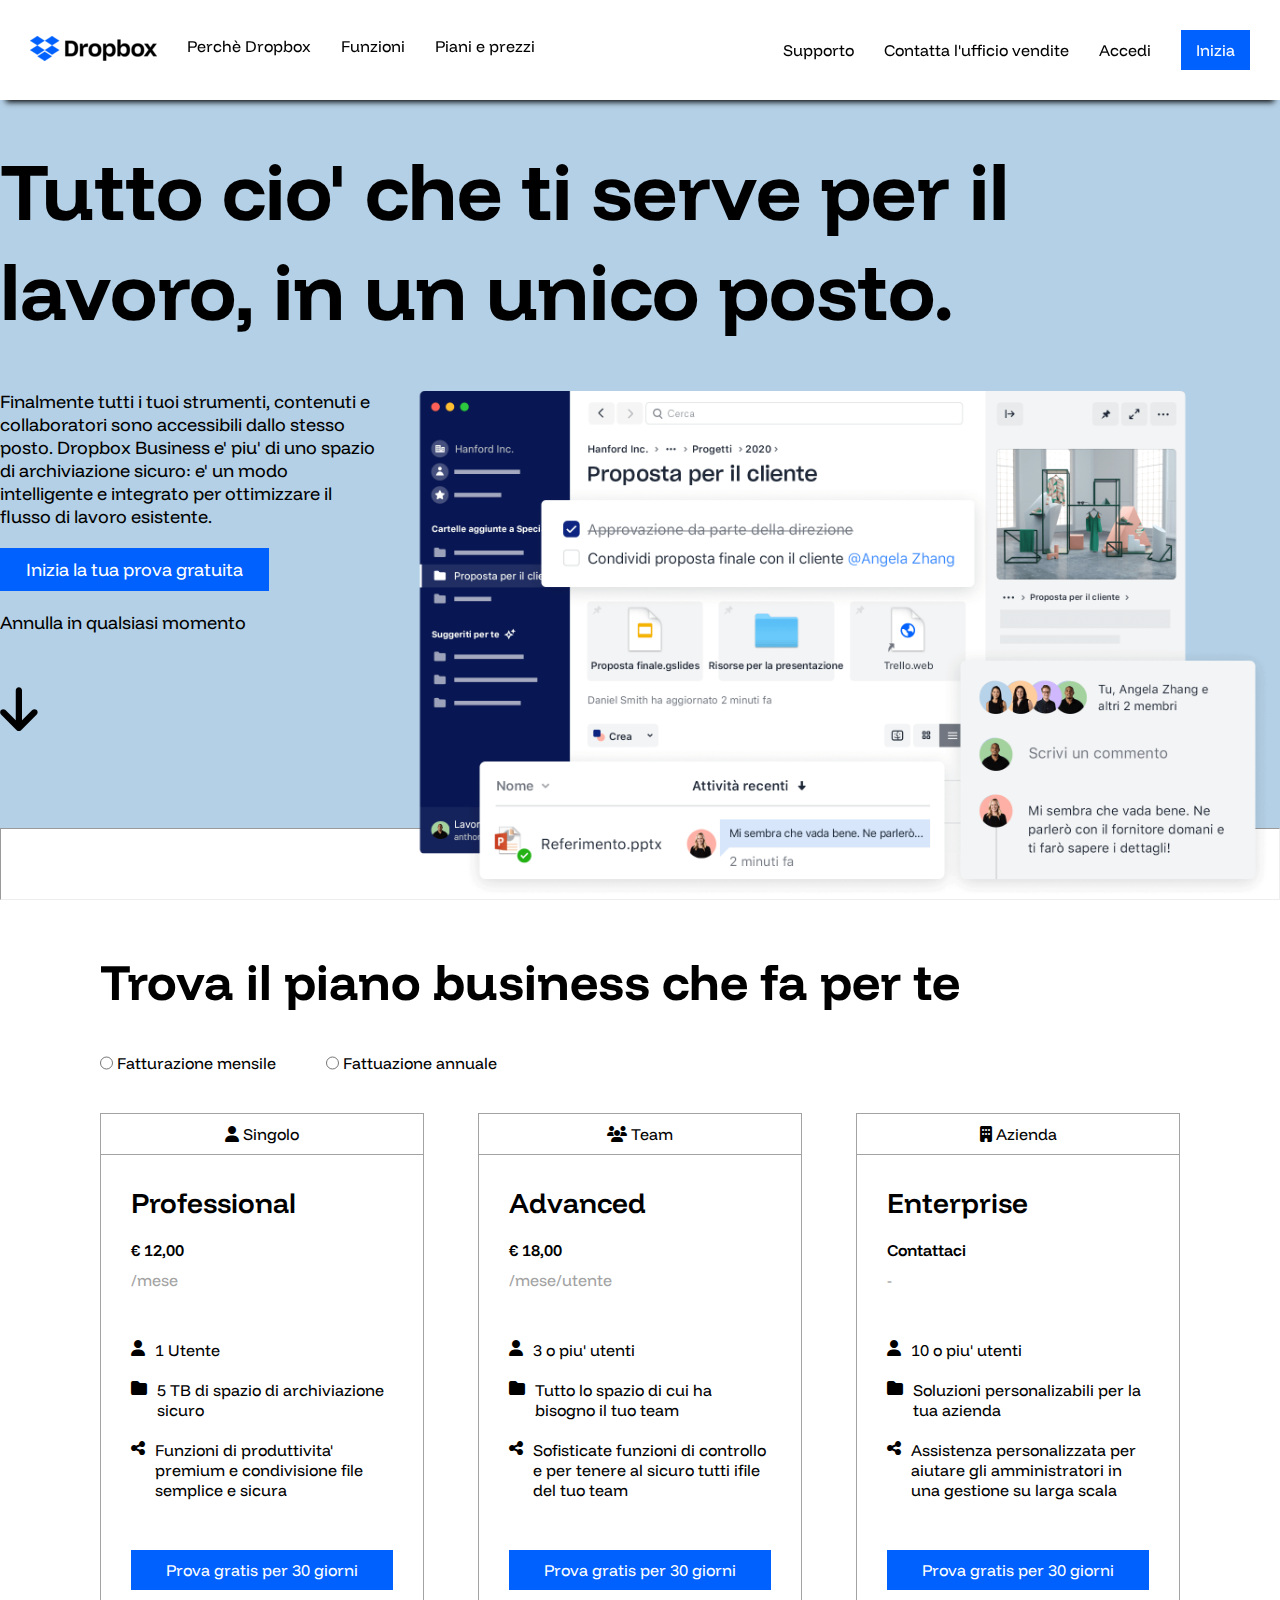
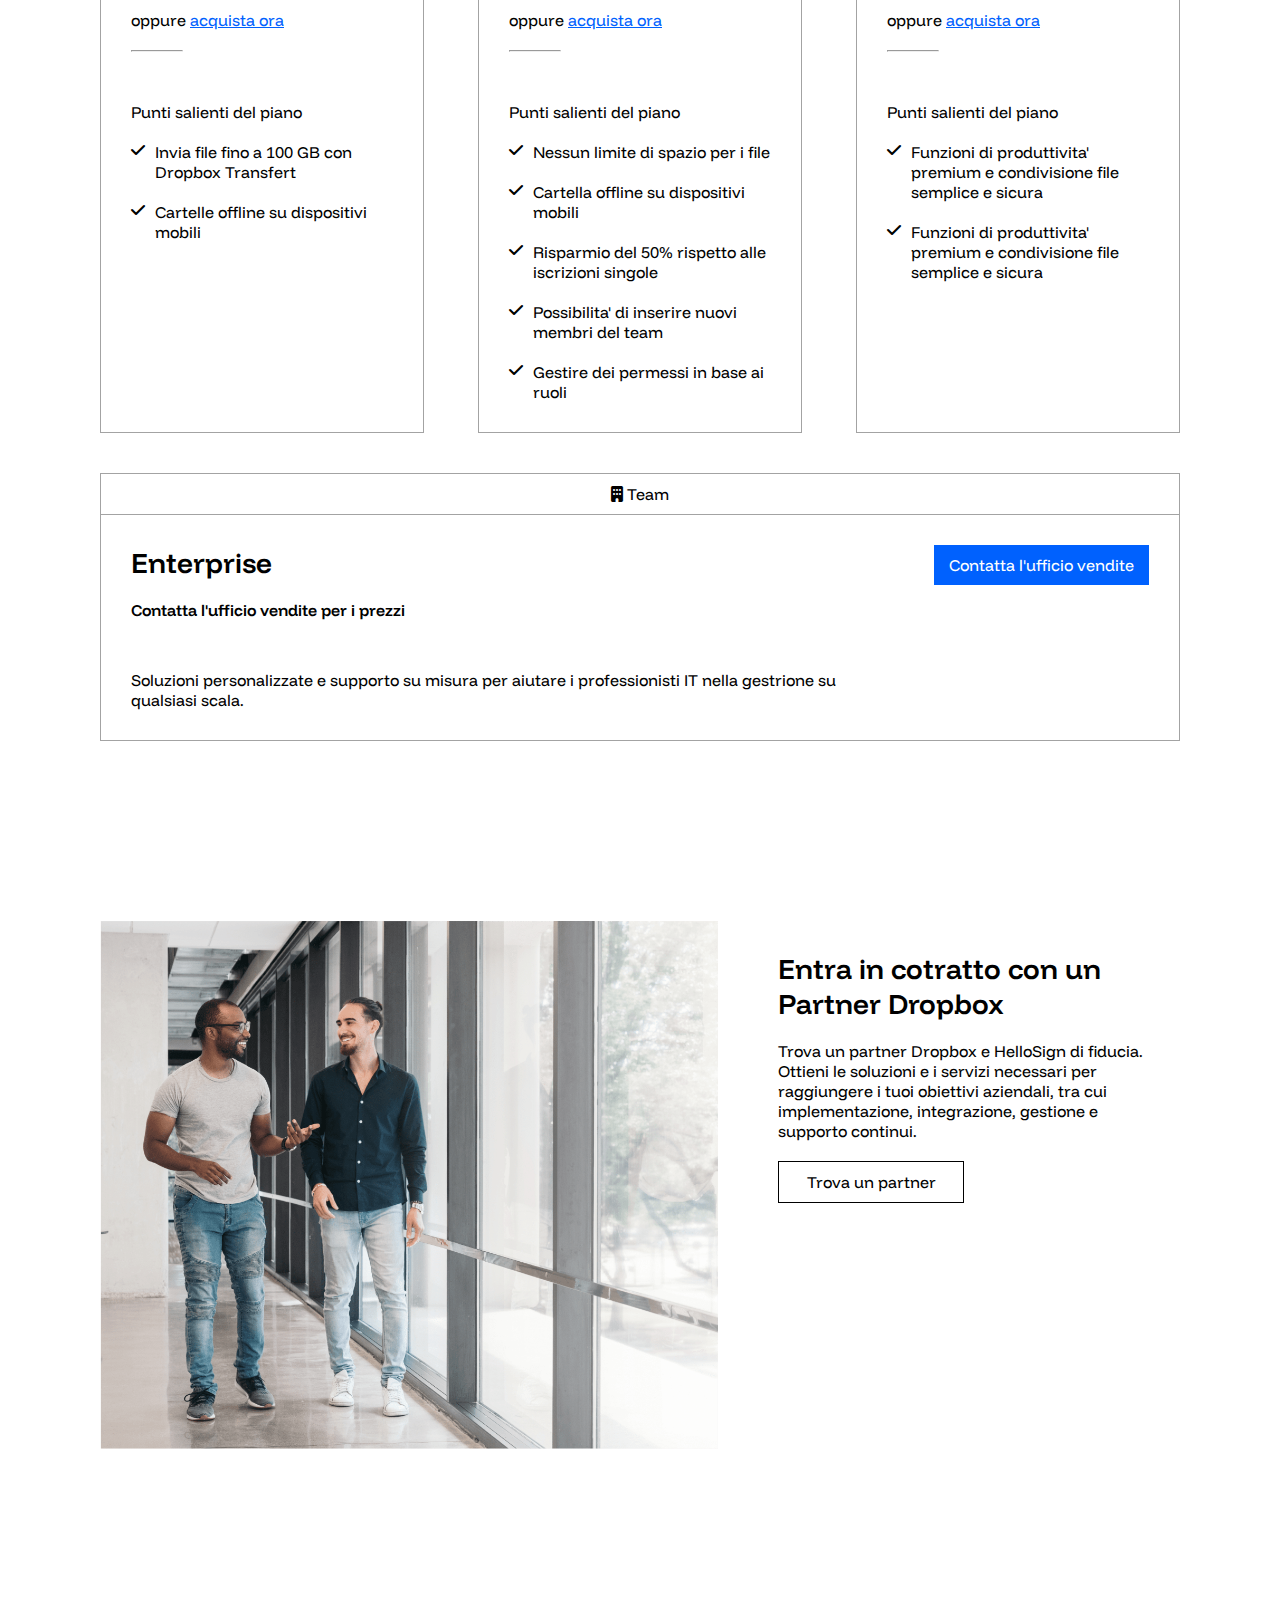
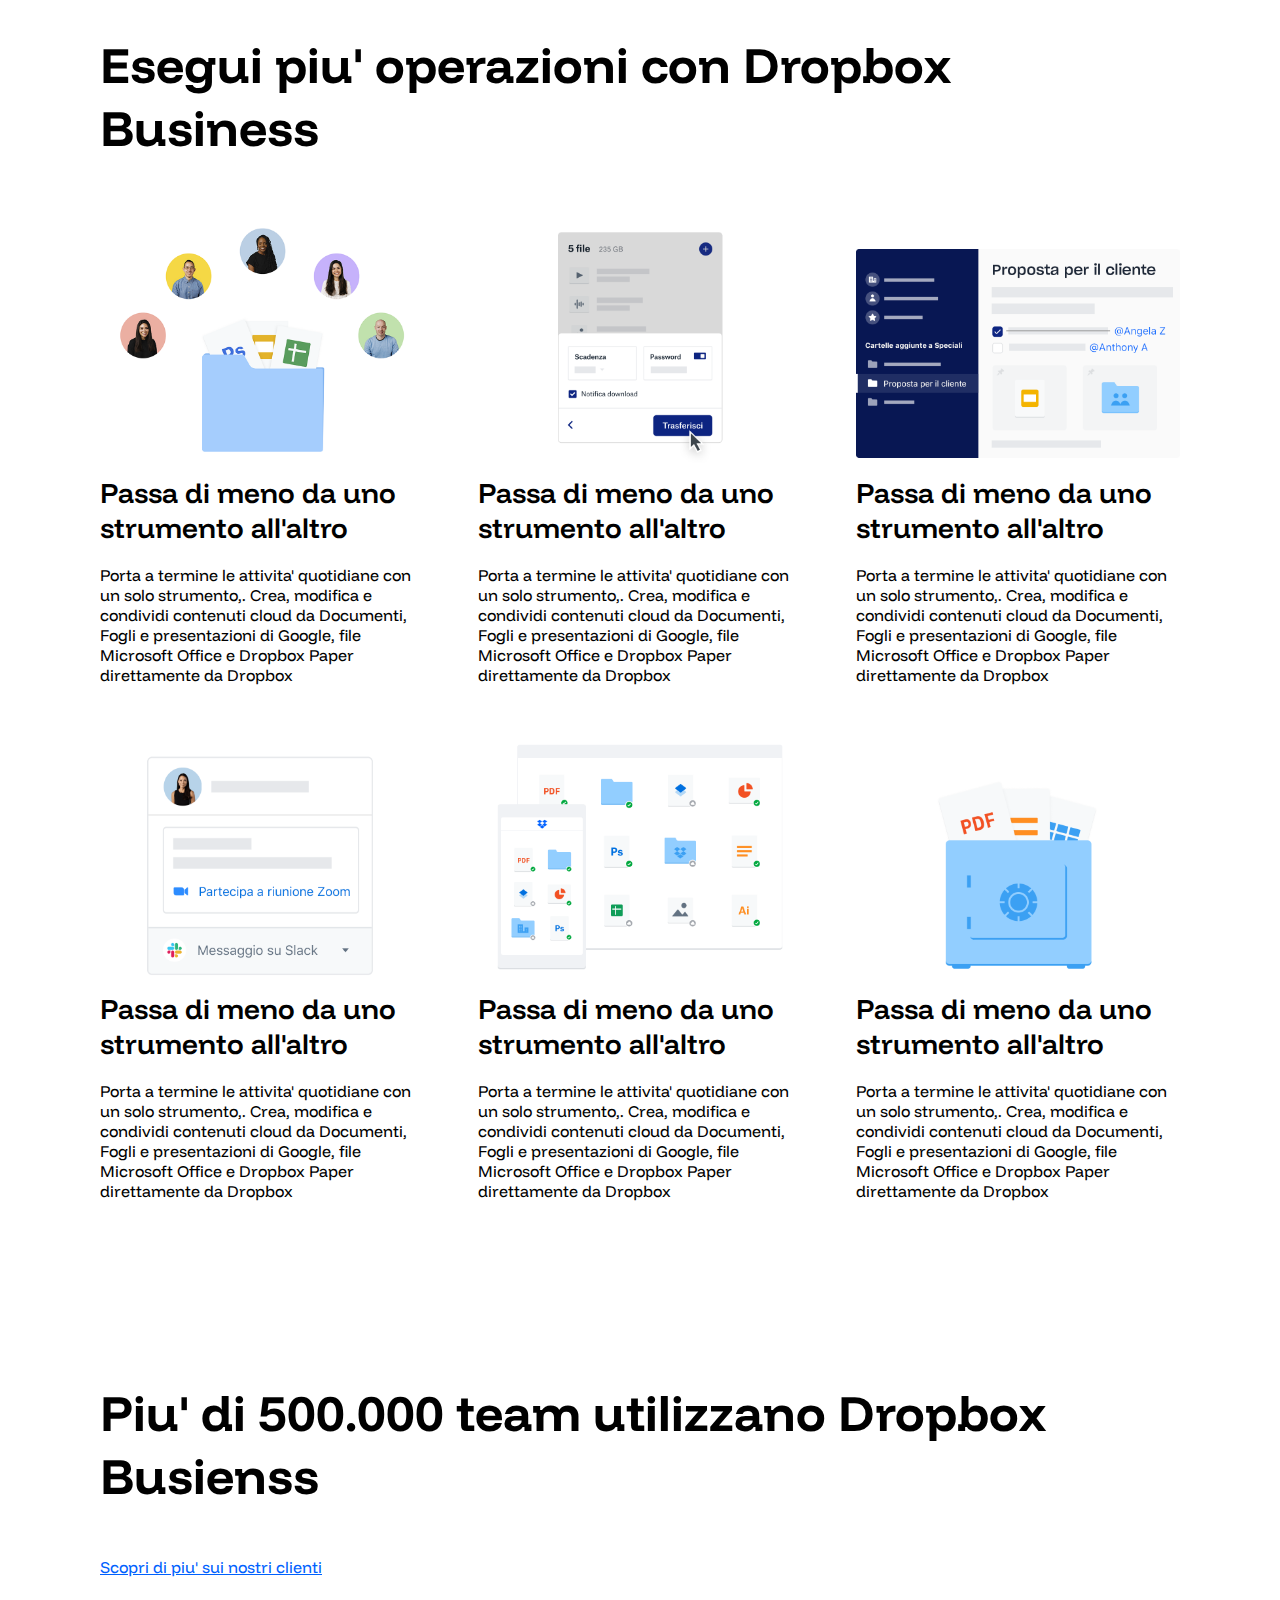
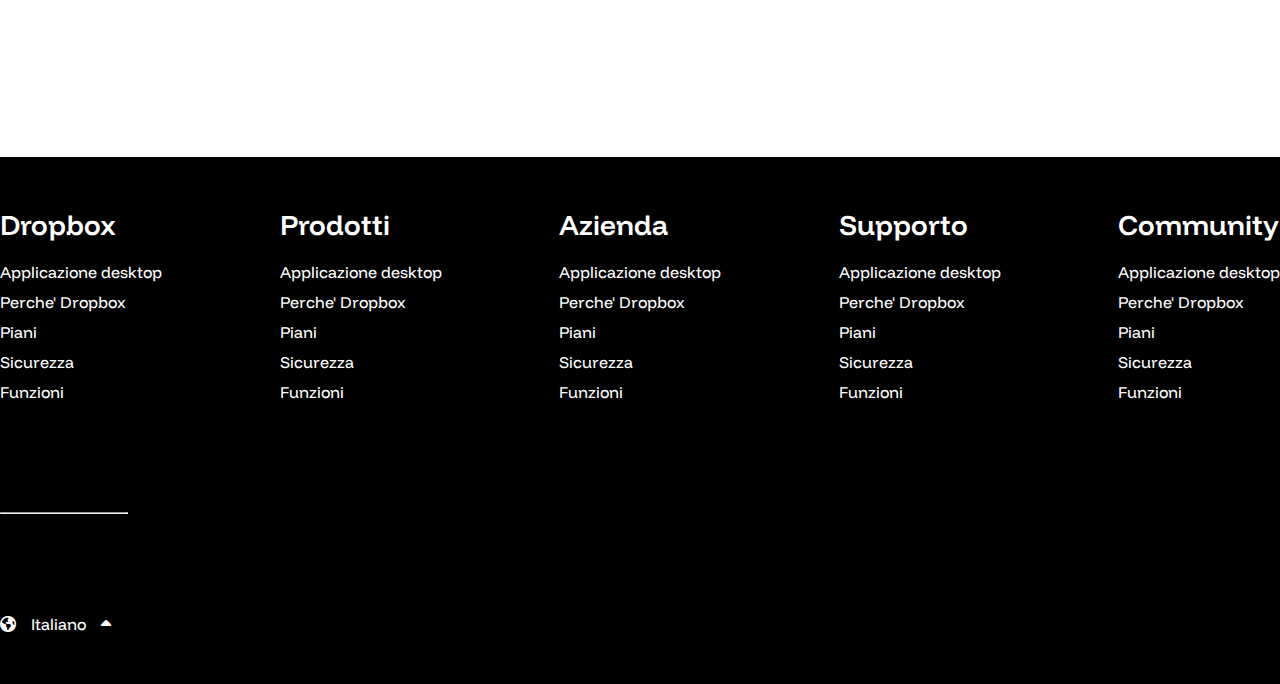
<file: index.html>
<!DOCTYPE html>
<html lang="en">
<head>
    <meta charset="UTF-8">
    <meta name="viewport" content="width=device-width, initial-scale=1.0">
    <title>Dropbox</title>
    <!-- Font Awesome -->
    <link rel="stylesheet" href="https://cdnjs.cloudflare.com/ajax/libs/font-awesome/6.7.2/css/all.min.css" integrity="sha512-Evv84Mr4kqVGRNSgIGL/F/aIDqQb7xQ2vcrdIwxfjThSH8CSR7PBEakCr51Ck+w+/U6swU2Im1vVX0SVk9ABhg==" crossorigin="anonymous" referrerpolicy="no-referrer" />
    
    <!-- Link to CSS file -->
    <link rel="stylesheet" href="./css/style.css">
    
    <!-- Google Fonts -->
    <link rel="preconnect" href="https://fonts.googleapis.com">
    <link rel="preconnect" href="https://fonts.gstatic.com" crossorigin>
    <link href="https://fonts.googleapis.com/css2?family=Funnel+Display:wght@300..800&display=swap" rel="stylesheet">

</head>
<body>
    <header>
        <div class="navbar d-flex space-between p-30 align-center shadow-bottom fixed z-index1 widthfull bg-white">
            <div class="col-50">
                <ul class="d-flex gap-c30">
                    <li><a href="#"><img src="./img/logo-small.png" alt="" class="logo"></a></li>
                    <li><a href="#">Perchè Dropbox</a></li>
                    <li><a href="#">Funzioni</a></li>
                    <li><a href="#">Piani e prezzi</a></li>
                </ul>
            </div>
            <div class="col-50">
                <ul class="d-flex gap-c30 baseline">
                    <li><a href="#">Supporto</a></li>
                    <li><a href="#">Contatta l'ufficio vendite</a></li>
                    <li><a href="#">Accedi</a></li>
                    <li><a href="#"><div class="btn btn-blue">Inizia</div></a></li>
                </ul>
            </div>
        </div>
    </header>
    <main>
        <div class="bg-lightblue">
            <div class="container pt-70">
                <div class="full-col jumbo relative top-70">
                    <div class="jumbo-title mb-50">
                        <h1>Tutto cio' che ti serve per il lavoro, in un unico posto.</h1>
                    </div>
                    <div class="jubo-body d-flex ">
                        <div class="col-30 font-size-18">
                            <p class="mb-20">Finalmente tutti i tuoi strumenti, contenuti e collaboratori sono accessibili dallo stesso posto. Dropbox Business e' piu' di uno spazio di archiviazione sicuro: e' un modo intelligente e integrato per ottimizzare il flusso di lavoro esistente.</p>
                            <div class="btn btn-blue col-70 mb-20"> <a href="#">Inizia la tua prova gratuita</a></div>
                            <p class="mb-50">Annulla in qualsiasi momento</p>
                            <div>
                                <i class="fa-solid fa-arrow-down font-size-50"></i>
                            </div>
                        </div>
                        <div class="col-70 ">
                            <img src="./img/jumbo.png" alt="" class="">
                        </div>
                    </div>
                </div>
            </div>
        </div>
        <hr class="pt-70 mb-50">
        <div class="container-sm">
            <div id="plans" class="d-flex flex-column gap-r40">
                <h2 class="font-size-50">Trova il piano business che fa per te</h2>
                <div class="col-50 d-flex">
                    <input type="radio"><div class="mr-50">&nbsp;Fatturazione mensile</div>
                    <input type="radio">&nbsp;Fattuazione annuale
                </div> 
                <div class="plans-cards d-flex space-between gap-c30">
                    <div class="card col-30 flex-1 card-border">
                        <div class="card-title text-center py-10 card-border-bottom">
                            <i class="fa-solid fa-user"></i> Singolo</div>
                        <div class="card-body p-30">
                            <div class="plan-type font-size-28 font-weight-600 mb-20">Professional</div>
                            <div class="plan-price font-weight-600 mb-10">&euro; 12,00</div>
                            <div class="plan-frequency text-grey mb-50">/mese</div>
                            <div class="plan-details">
                                <div class="detail-row d-flex gap-c10 mb-20">
                                    <i class="fa-solid fa-user"></i>
                                    <div class="detail-text">
                                        1 Utente
                                    </div>
                                </div>
                                <div class="detail-row d-flex gap-c10 mb-20">
                                    <i class="fa-solid fa-folder"></i>
                                    <div class="detail-text">
                                        5 TB di spazio di archiviazione sicuro
                                    </div>
                                </div>
                                <div class="detail-row d-flex gap-c10 mb-50">
                                    <i class="fa-solid fa-share-nodes"></i>
                                    <div class="detail-text">
                                        Funzioni di produttivita' premium e condivisione file semplice e sicura
                                    </div>
                                </div>
                            </div>
                            <div class="btn btn-blue mb-20">
                                <a href="">Prova gratis per 30 giorni</a>
                            </div>
                            <div class="text-link mb-20">
                                oppure <a href="">acquista ora</a>
                            </div>
                            <hr class="mb-50">
                            <div class="plan-fleatures">
                                <div class="feature-title mb-20">Punti salienti del piano</div>
                                <div class="feature-row d-flex gap-c10 mb-20">
                                    <i class="fa-solid fa-check"></i>
                                    <div class="feature-text">
                                        Invia file fino a 100 GB con Dropbox Transfert
                                    </div>
                                </div>
                                <div class="feature-row d-flex gap-c10">
                                    <i class="fa-solid fa-check"></i>
                                    <div class="feature-text">
                                        Cartelle offline su dispositivi mobili
                                    </div>
                                </div>
                            </div>
                        </div>
                    </div>
                    <div class="card col-30 flex-1 card-border">
                        <div class="card-title text-center py-10 card-border-bottom">
                            <i class="fa-solid fa-users"></i> Team</div>
                        <div class="card-body p-30">
                            <div class="plan-type font-size-28 font-weight-600 mb-20">Advanced</div>
                            <div class="plan-price font-weight-600 mb-10">&euro; 18,00</div>
                            <div class="plan-frequency text-grey mb-50">/mese/utente</div>
                            <div class="plan-details">
                                <div class="detail-row d-flex gap-c10 mb-20">
                                    <i class="fa-solid fa-user"></i>
                                    <div class="detail-text">
                                        3 o piu' utenti
                                    </div>
                                </div>
                                <div class="detail-row d-flex gap-c10 mb-20">
                                    <i class="fa-solid fa-folder"></i>
                                    <div class="detail-text">
                                        Tutto lo spazio di cui ha bisogno il tuo team
                                    </div>
                                </div>
                                <div class="detail-row d-flex gap-c10 mb-50">
                                    <i class="fa-solid fa-share-nodes"></i>
                                    <div class="detail-text">
                                        Sofisticate funzioni di controllo e per tenere al sicuro tutti ifile del tuo team
                                    </div>
                                </div>
                            </div>
                            <div class="btn btn-blue mb-20">
                                <a href="">Prova gratis per 30 giorni</a>
                            </div>
                            <div class="text-link mb-20">
                                oppure <a href="">acquista ora</a>
                            </div>
                            <hr class="mb-50">
                            <div class="plan-fleatures">
                                <div class="feature-title mb-20">Punti salienti del piano</div>
                                <div class="feature-row d-flex gap-c10 mb-20">
                                    <i class="fa-solid fa-check"></i>
                                    <div class="feature-text">
                                        Nessun limite di spazio per i file
                                    </div>
                                </div>
                                <div class="feature-row d-flex gap-c10 mb-20">
                                    <i class="fa-solid fa-check"></i>
                                    <div class="feature-text">
                                        Cartella offline su dispositivi mobili
                                    </div>
                                </div>
                                <div class="feature-row d-flex gap-c10 mb-20">
                                    <i class="fa-solid fa-check"></i>
                                    <div class="feature-text">
                                        Risparmio del 50% rispetto alle iscrizioni singole
                                    </div>
                                </div>
                                <div class="feature-row d-flex gap-c10 mb-20">
                                    <i class="fa-solid fa-check"></i>
                                    <div class="feature-text">
                                        Possibilita' di inserire nuovi membri del team
                                    </div>
                                </div>
                                <div class="feature-row d-flex gap-c10">
                                    <i class="fa-solid fa-check"></i>
                                    <div class="feature-text">
                                        Gestire dei permessi in base ai ruoli
                                    </div>
                                </div>
                            </div>
                        </div>
                    </div>
                    <div class="card col-30 flex-1 card-border">
                        <div class="card-title text-center py-10 card-border-bottom">
                            <i class="fa-solid fa-building"></i> Azienda</div>
                        <div class="card-body p-30">
                            <div class="plan-type font-size-28 font-weight-600 mb-20">Enterprise</div>
                            <div class="plan-price font-weight-600 mb-10">Contattaci</div>
                            <div class="plan-frequency text-grey mb-50">-</div>
                            <div class="plan-details">
                                <div class="detail-row d-flex gap-c10 mb-20">
                                    <i class="fa-solid fa-user"></i>
                                    <div class="detail-text">
                                        10 o piu' utenti
                                    </div>
                                </div>
                                <div class="detail-row d-flex gap-c10 mb-20">
                                    <i class="fa-solid fa-folder"></i>
                                    <div class="detail-text">
                                        Soluzioni personalizabili per la tua azienda
                                    </div>
                                </div>
                                <div class="detail-row d-flex gap-c10 mb-50">
                                    <i class="fa-solid fa-share-nodes"></i>
                                    <div class="detail-text">
                                        Assistenza personalizzata per aiutare gli amministratori in una gestione su larga scala
                                    </div>
                                </div>
                            </div>
                            <div class="btn btn-blue mb-20">
                                <a href="">Prova gratis per 30 giorni</a>
                            </div>
                            <div class="text-link mb-20">
                                oppure <a href="">acquista ora</a>
                            </div>
                            <hr class="mb-50">
                            <div class="plan-fleatures">
                                <div class="feature-title mb-20">Punti salienti del piano</div>
                                <div class="feature-row d-flex gap-c10 mb-20">
                                    <i class="fa-solid fa-check"></i>
                                    <div class="feature-text">
                                        Funzioni di produttivita' premium e condivisione file semplice e sicura
                                    </div>
                                </div>
                                <div class="feature-row d-flex gap-c10">
                                    <i class="fa-solid fa-check"></i>
                                    <div class="feature-text">
                                        Funzioni di produttivita' premium e condivisione file semplice e sicura
                                    </div>
                                </div>
                            </div>
                        </div>
                    </div>
                </div>
                <div class="full-col card-border">
                    <div class="card-title text-center py-10 card-border-bottom">
                        <i class="fa-solid fa-building"></i> Team
                    </div>
                    <div class="card-body p-30 d-flex space-between">
                        <div class="col-70">
                            <div class="plan-type font-size-28 font-weight-600 mb-20">
                                Enterprise</div>
                            <div class="plan-price font-weight-600 mb-50">
                                Contatta l'ufficio vendite per i prezzi</div>
                            <div>
                                Soluzioni personalizzate e supporto su misura per aiutare i professionisti IT nella gestrione su qualsiasi scala.
                            </div>
                        </div>
                        <div class="col-30">
                            <div class="btn btn-blue">Contatta l'ufficio vendite</div>
                        </div>
                    </div>
                    
                </div>
            </div>
            <div id="find-partner" class="my-180 d-flex space-between gap-c30">
                <div class="col-60">
                    <img src="./img/partner.png" alt="">
                </div>
                <div class="col-40 p-30">
                    <div class="find-partner-title font-size-28 font-weight-600 mb-20">Entra in cotratto con un Partner Dropbox</div>
                    <div class="find-partner-text mb-20">Trova un partner Dropbox e HelloSign di fiducia. Ottieni le soluzioni e i servizi necessari per raggiungere i tuoi obiettivi aziendali, tra cui implementazione, integrazione, gestione e supporto continui.</div>
                    <div class="col-50">
                        <div class="btn btn-white"><a href="">Trova un partner</a></div>
                    </div>
                </div>
            </div>
            <div id="operations" class="">
                <h2 class="font-size-50 mb-50">Esegui piu' operazioni con Dropbox Business</h2>


                <div class="business-cards d-flex flex-wrap space-between gap-r40">
                    <!-- CARD Start -->
                    <div class="business-card col-30 ">
                        <img src="./img/business-feature-switching-tools.png" alt="">
                        <div class="business-title font-size-28 font-weight-600 mb-20">Passa di meno da uno strumento all'altro</div>
                        <div class="business-description">Porta a termine le attivita' quotidiane con un solo strumento,. Crea, modifica e condividi contenuti cloud da Documenti, Fogli e presentazioni di Google, file Microsoft Office e Dropbox Paper direttamente da Dropbox</div>
                        <div class="business-image"></div>
                    </div>                
                    <!-- CARD End -->
                    <!-- CARD Start -->
                    <div class="business-card col-30 ">
                        <img src="./img/business-feature-send-files-it.png" alt="">
                        <div class="business-title font-size-28 font-weight-600 mb-20">Passa di meno da uno strumento all'altro</div>
                        <div class="business-description">Porta a termine le attivita' quotidiane con un solo strumento,. Crea, modifica e condividi contenuti cloud da Documenti, Fogli e presentazioni di Google, file Microsoft Office e Dropbox Paper direttamente da Dropbox</div>
                        <div class="business-image"></div>
                    </div>                
                    <!-- CARD End -->
                    <!-- CARD Start -->
                    <div class="business-card col-30 ">
                        <img src="./img/business-feature-coordinate-it.png" alt="">
                        <div class="business-title font-size-28 font-weight-600 mb-20">Passa di meno da uno strumento all'altro</div>
                        <div class="business-description">Porta a termine le attivita' quotidiane con un solo strumento,. Crea, modifica e condividi contenuti cloud da Documenti, Fogli e presentazioni di Google, file Microsoft Office e Dropbox Paper direttamente da Dropbox</div>
                        <div class="business-image"></div>
                    </div>                
                    <!-- CARD End -->
                    <!-- CARD Start -->
                    <div class="business-card col-30 ">
                        <img src="./img/business-feature-integrations-it.png" alt="">
                        <div class="business-title font-size-28 font-weight-600 mb-20">Passa di meno da uno strumento all'altro</div>
                        <div class="business-description">Porta a termine le attivita' quotidiane con un solo strumento,. Crea, modifica e condividi contenuti cloud da Documenti, Fogli e presentazioni di Google, file Microsoft Office e Dropbox Paper direttamente da Dropbox</div>
                        <div class="business-image"></div>
                    </div>                
                    <!-- CARD End -->
                    <!-- CARD Start -->
                    <div class="business-card col-30 ">
                        <img src="./img/business-feature-multi-device.png" alt="">
                        <div class="business-title font-size-28 font-weight-600 mb-20">Passa di meno da uno strumento all'altro</div>
                        <div class="business-description">Porta a termine le attivita' quotidiane con un solo strumento,. Crea, modifica e condividi contenuti cloud da Documenti, Fogli e presentazioni di Google, file Microsoft Office e Dropbox Paper direttamente da Dropbox</div>
                        <div class="business-image"></div>
                    </div>                
                    <!-- CARD End -->
                    <!-- CARD Start -->
                    <div class="business-card col-30 ">
                        <img src="./img/business-feature-security.png" alt="">
                        <div class="business-title font-size-28 font-weight-600 mb-20">Passa di meno da uno strumento all'altro</div>
                        <div class="business-description">Porta a termine le attivita' quotidiane con un solo strumento,. Crea, modifica e condividi contenuti cloud da Documenti, Fogli e presentazioni di Google, file Microsoft Office e Dropbox Paper direttamente da Dropbox</div>
                        <div class="business-image"></div>
                    </div>                
                    <!-- CARD End -->
                </div>
            </div>
            <div id="discover-more" class="my-180">
                <h2 class="font-size-50 mb-50">Piu' di 500.000 team utilizzano Dropbox Busienss</h2>
                <div class="text-link">
                    <a href="">Scopri di piu' sui nostri clienti</a>
                </div>
            </div>
        </div>
    </main>
    <footer>
        <div class="bg-black">
            <div class="container text-white py-50  ">
                <div class="footer-menus d-flex space-between">
                    <div class="col-20 ">
                        <div class="font-size-28 font-weight-600 mb-20">Dropbox</div>
                        <ul>
                            <li class="mb-10">Applicazione desktop</li>
                            <li class="mb-10">Perche' Dropbox</li>
                            <li class="mb-10">Piani</li>
                            <li class="mb-10">Sicurezza</li>
                            <li class="mb-10">Funzioni</li>
                        </ul>
                    </div>
                    <div class="col-20 ">
                        <div class="font-size-28 font-weight-600 mb-20">Prodotti</div>
                        <ul>
                            <li class="mb-10">Applicazione desktop</li>
                            <li class="mb-10">Perche' Dropbox</li>
                            <li class="mb-10">Piani</li>
                            <li class="mb-10">Sicurezza</li>
                            <li class="mb-10">Funzioni</li>
                        </ul>
                    </div>
                    <div class="col-20 ">
                        <div class="font-size-28 font-weight-600 mb-20">Azienda</div>
                        <ul>
                            <li class="mb-10">Applicazione desktop</li>
                            <li class="mb-10">Perche' Dropbox</li>
                            <li class="mb-10">Piani</li>
                            <li class="mb-10">Sicurezza</li>
                            <li class="mb-10">Funzioni</li>
                        </ul>
                    </div>
                    <div class="col-20 ">
                        <div class="font-size-28 font-weight-600 mb-20">Supporto</div>
                        <ul>
                            <li class="mb-10">Applicazione desktop</li>
                            <li class="mb-10">Perche' Dropbox</li>
                            <li class="mb-10">Piani</li>
                            <li class="mb-10">Sicurezza</li>
                            <li class="mb-10">Funzioni</li>
                        </ul>
                    </div>
                    <div class="col-20 ">
                        <div class="font-size-28 font-weight-600 mb-20">Community</div>
                        <ul>
                            <li class="mb-10">Applicazione desktop</li>
                            <li class="mb-10">Perche' Dropbox</li>
                            <li class="mb-10">Piani</li>
                            <li class="mb-10">Sicurezza</li>
                            <li class="mb-10">Funzioni</li>
                        </ul>
                    </div>
                </div>
                <hr class="my-100">
                <div class="language d-flex align-center">
                    <i class="fa-solid fa-earth-americas mr-15"></i>
                    <div class="lang-name mr-15">Italiano</div>
                    <i class="fas fa-caret-up"></i>
                </div>
            </div>
        </div>    
    </footer>
</body>
</html>
</file>
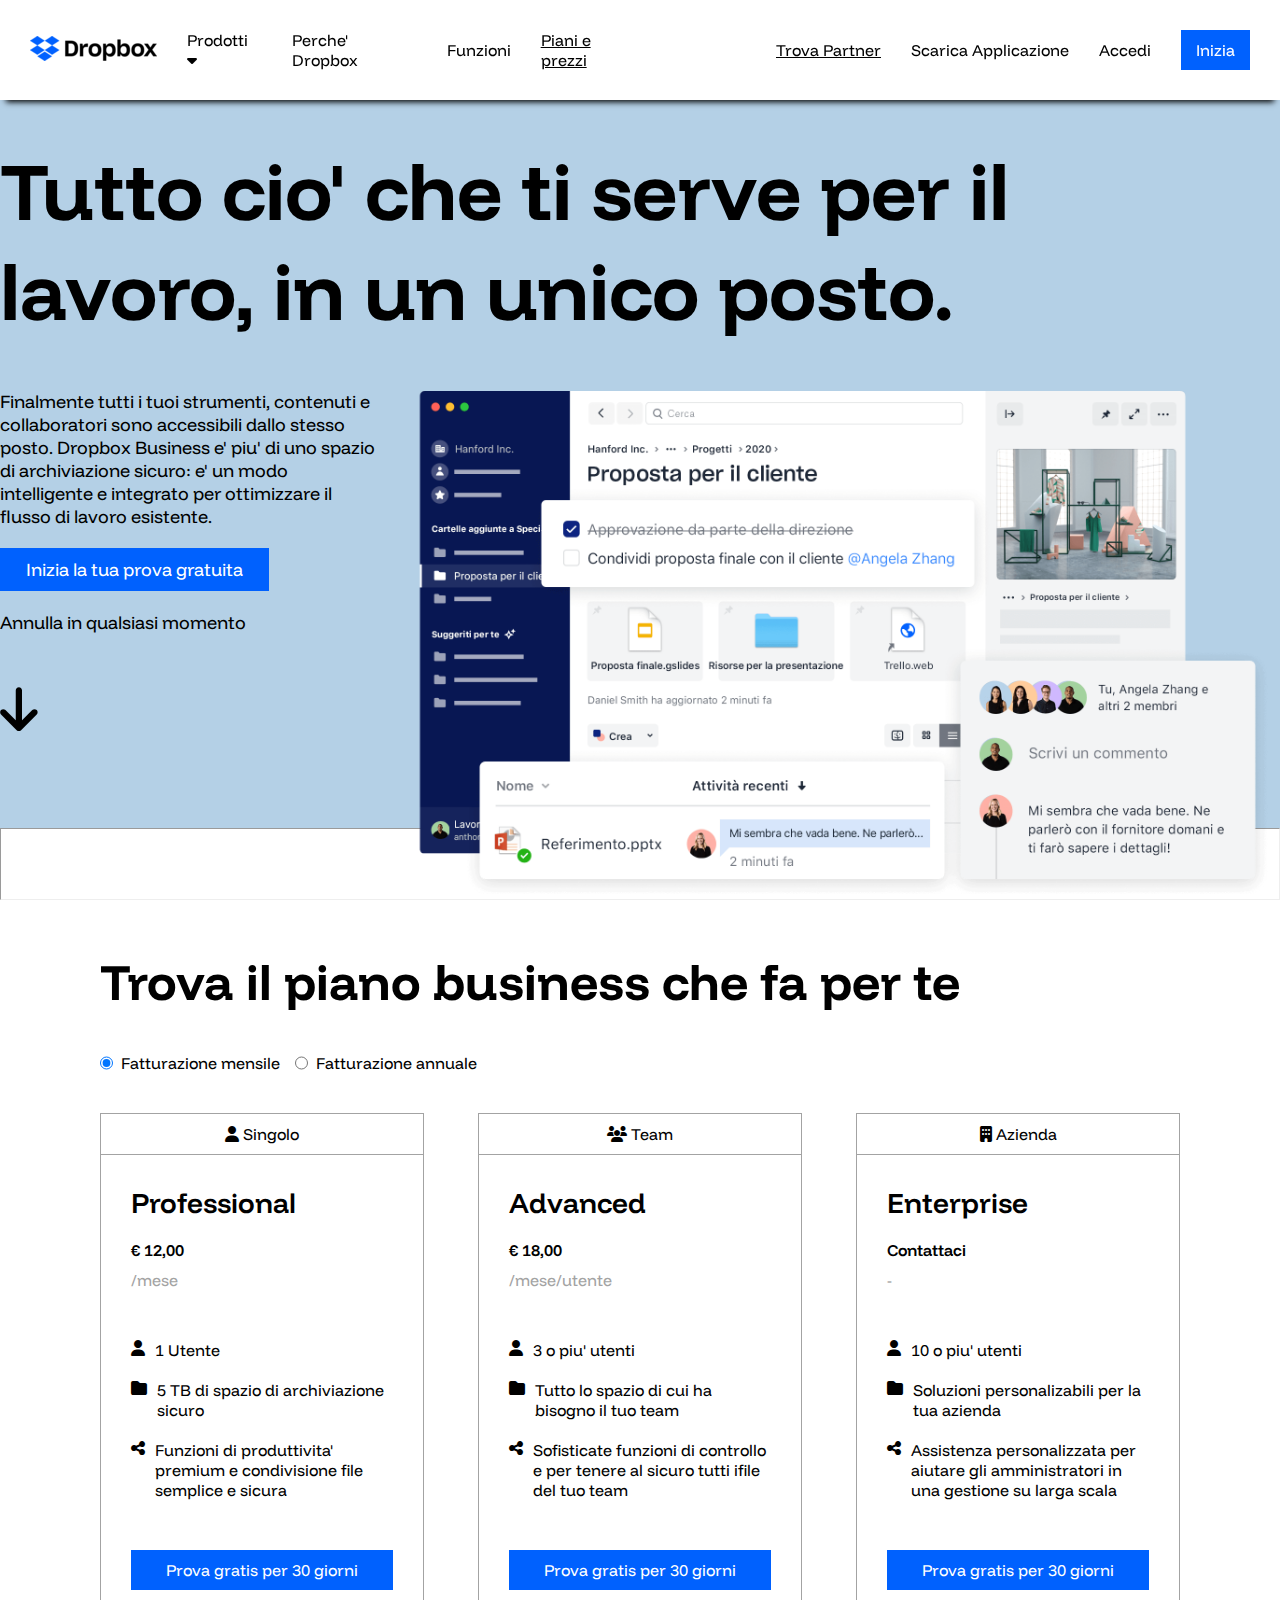
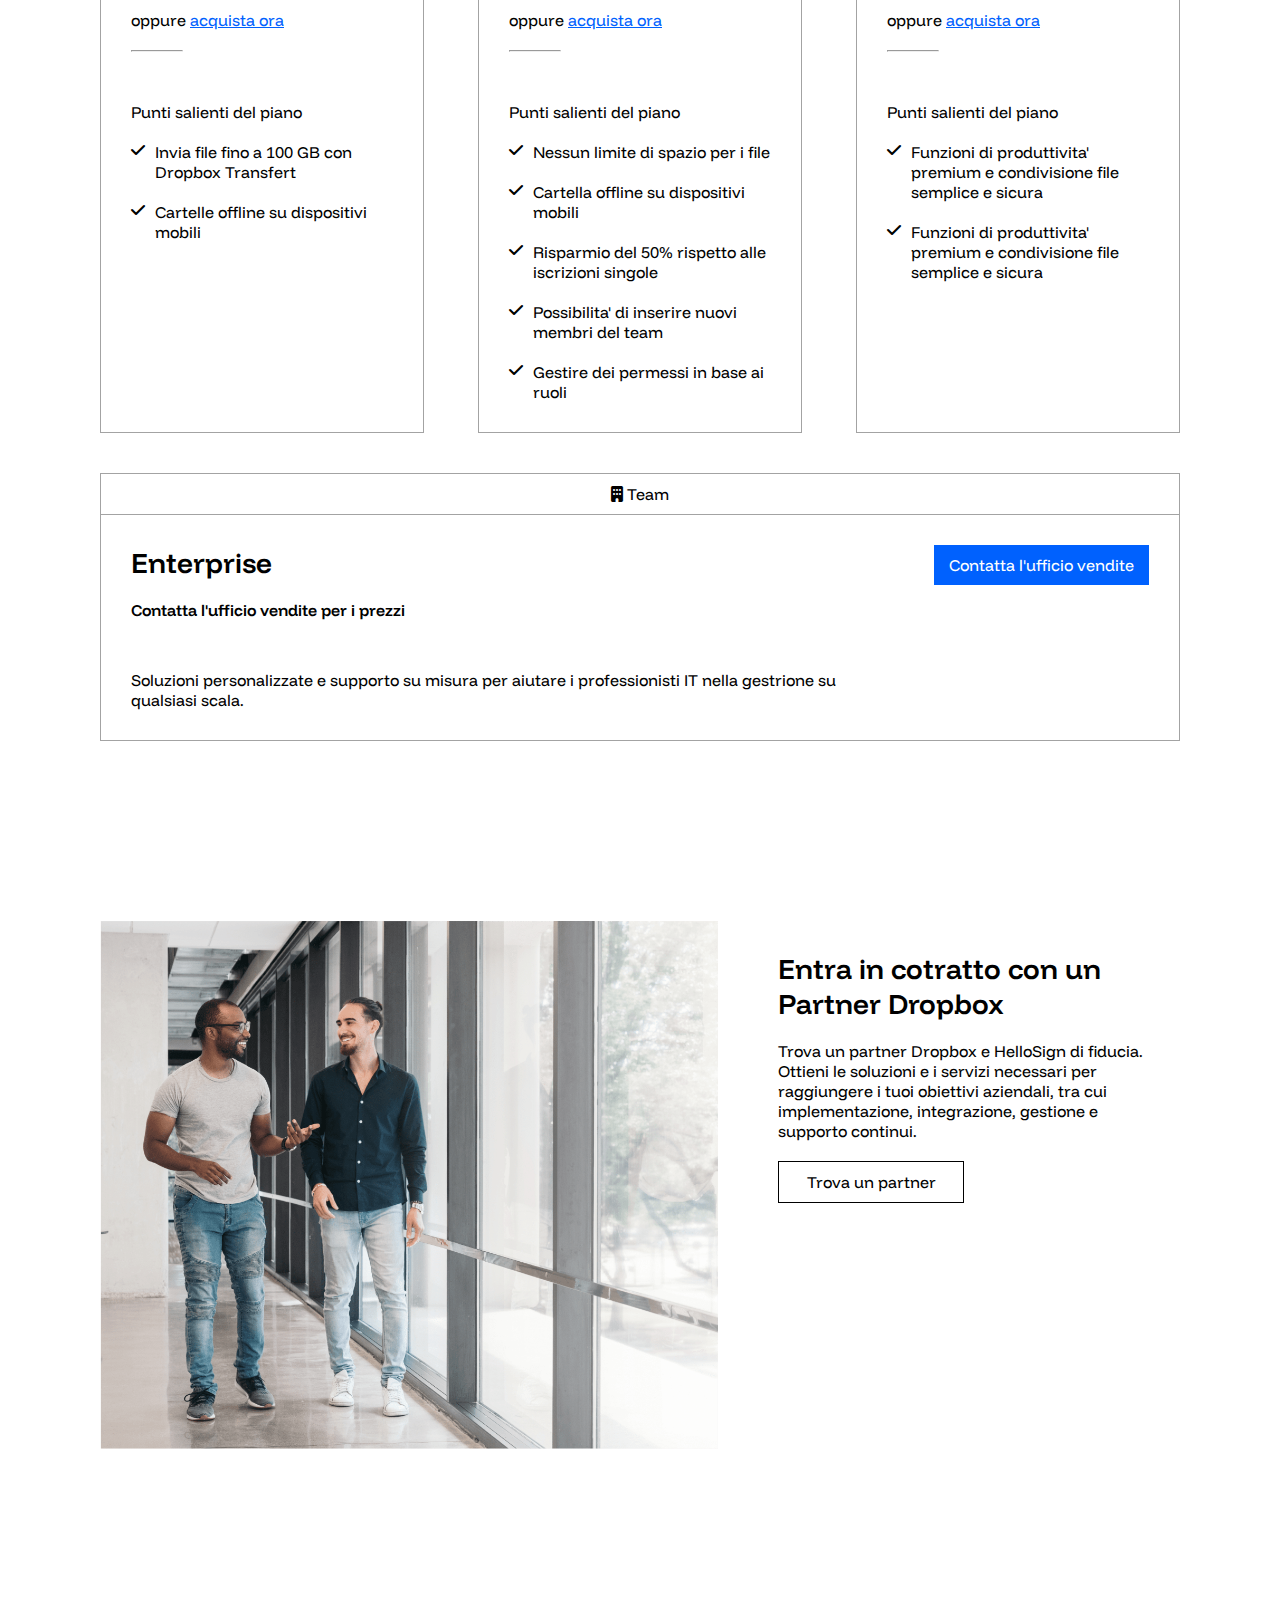
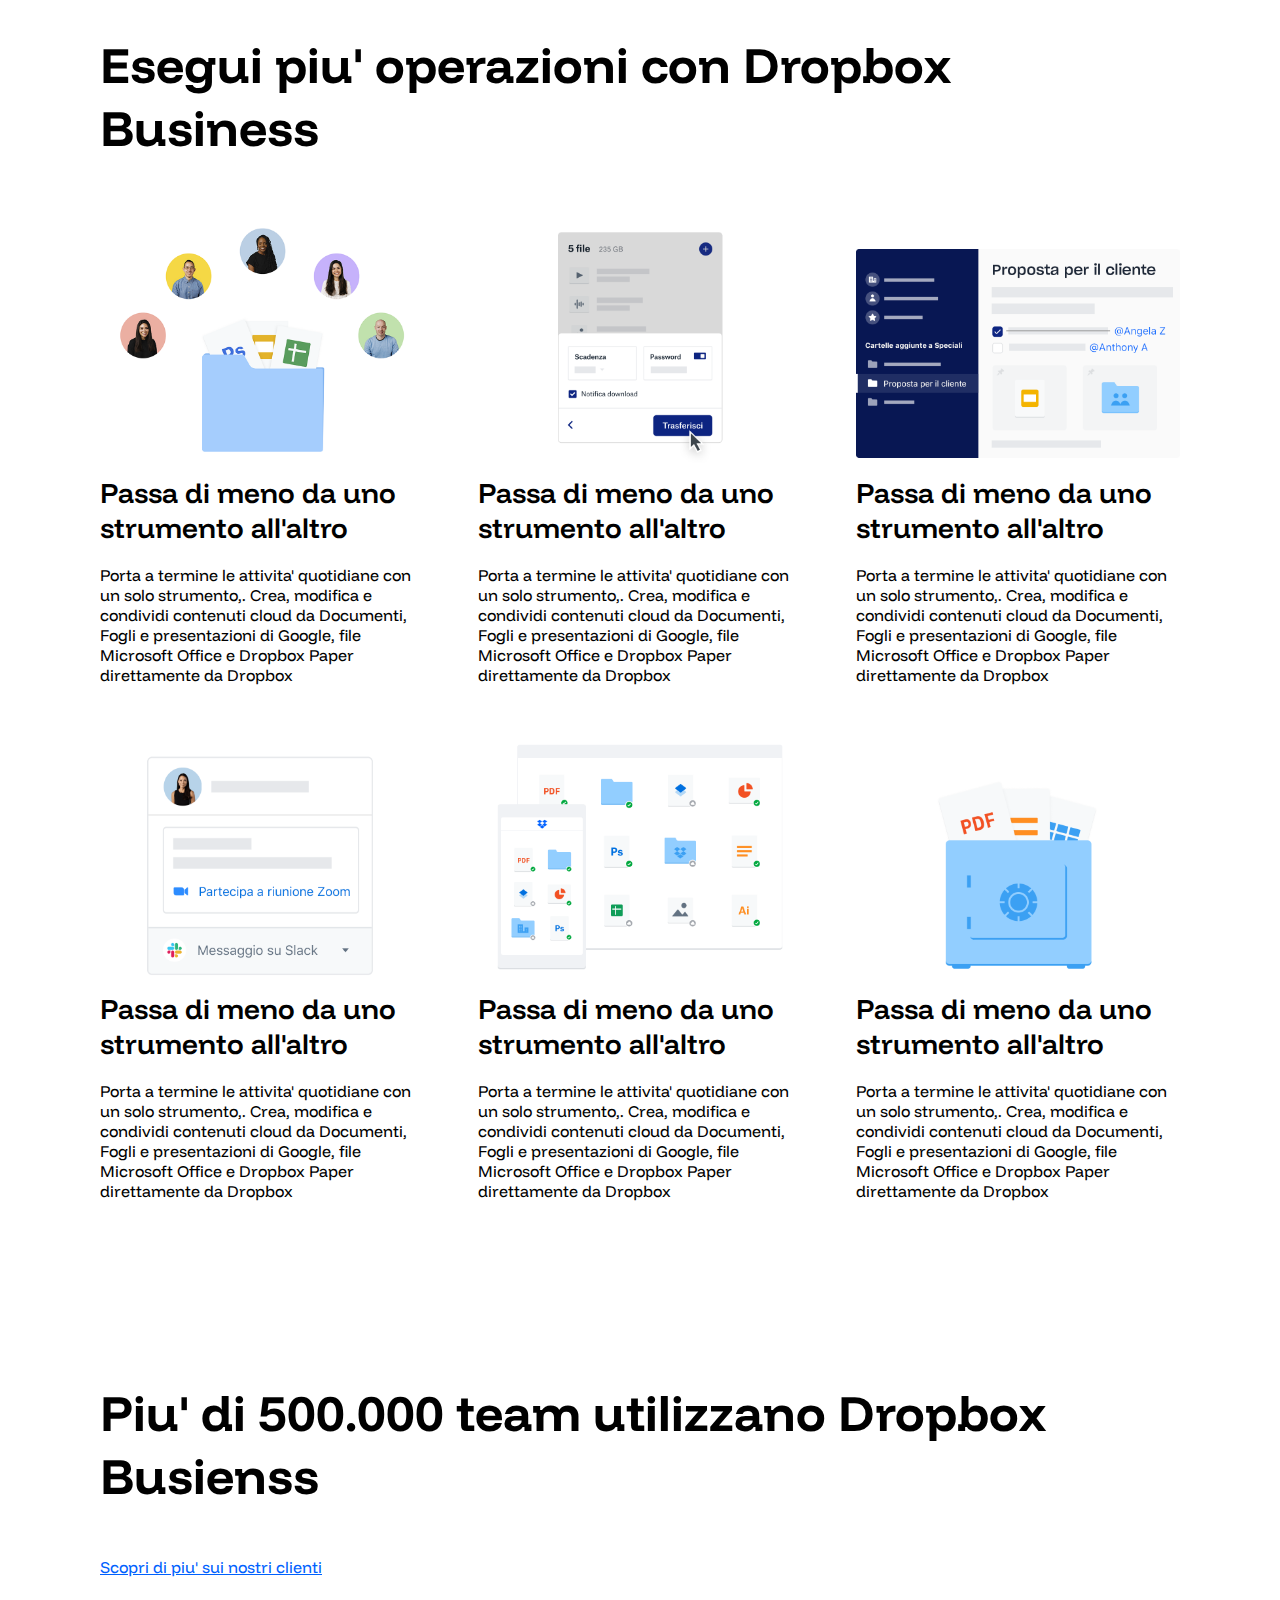
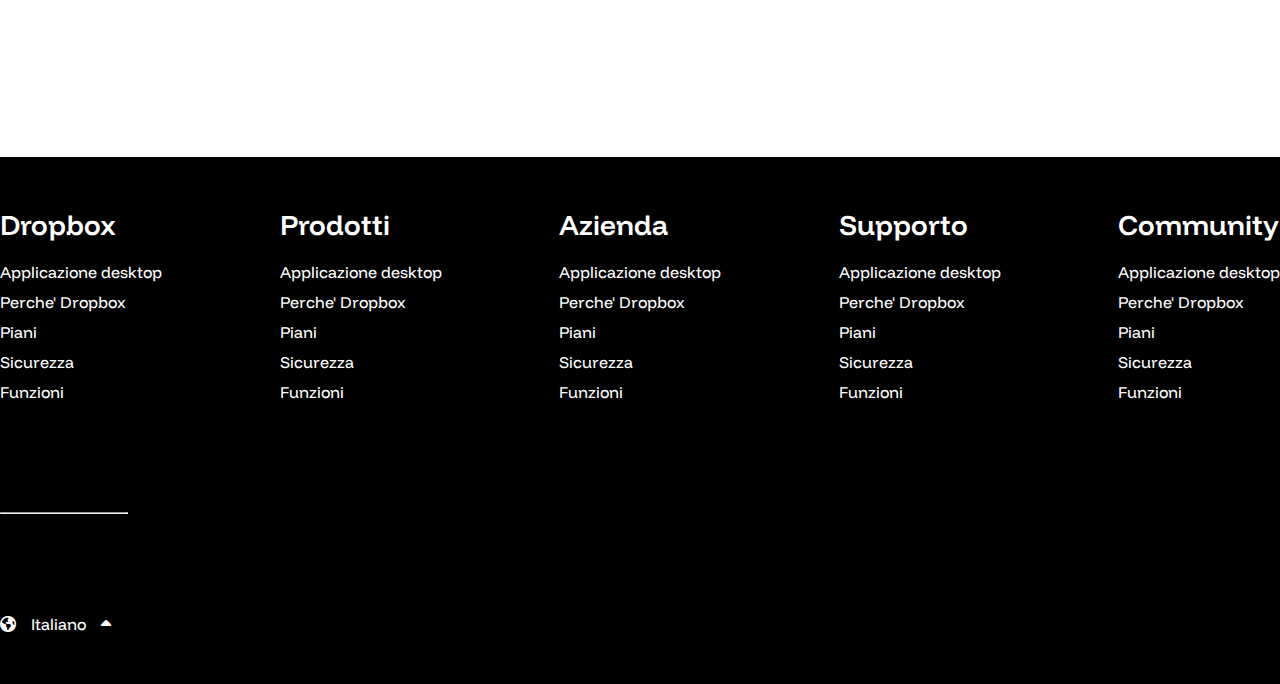
<file: bonus/index.html>
<!DOCTYPE html>
<html lang="en">
<head>
    <meta charset="UTF-8">
    <meta name="viewport" content="width=device-width, initial-scale=1.0">
    <title>Dropbox - BONUS</title>
    <!-- Font Awesome -->
    <link rel="stylesheet" href="https://cdnjs.cloudflare.com/ajax/libs/font-awesome/6.7.2/css/all.min.css" integrity="sha512-Evv84Mr4kqVGRNSgIGL/F/aIDqQb7xQ2vcrdIwxfjThSH8CSR7PBEakCr51Ck+w+/U6swU2Im1vVX0SVk9ABhg==" crossorigin="anonymous" referrerpolicy="no-referrer" />
    
    <!-- Link to CSS file -->
    <link rel="stylesheet" href="./css/style.css">
    
    <!-- Google Fonts -->
    <link rel="preconnect" href="https://fonts.googleapis.com">
    <link rel="preconnect" href="https://fonts.gstatic.com" crossorigin>
    <link href="https://fonts.googleapis.com/css2?family=Funnel+Display:wght@300..800&display=swap" rel="stylesheet">

</head>
<body>
    <header>
        <div class="navbar d-flex space-between p-30 align-center shadow-bottom fixed z-index1 widthfull bg-white">
            <div class="col-50">
                <ul class="d-flex gap-c30 align-center">
                    <li><a href="#"><img src="./img/logo-small.png" alt="" class="logo"></a></li>
                    <li>
                        <div class="dropdown">
                            <a href="#" class="dropdown-link">Prodotti <i class="fa-solid fa-caret-down"></i></a>
                            <div class="dropdown-content">
                                <div class="elements d-flex flex-wrap space-between">
                                
                                <!-- Element start -->
                                <div class="element col-50  p-10">
                                    <div class="element-header d-flex align-center  p-15 space-between">
                                        <div class="element-icon col-30 text-center ">
                                            <i class="font-size-18 bg-blue fa-brands fa-dropbox p-10 text-white"></i>
                                        </div>
                                        <div class="ml-15 element-text">
                                            <div class="element-title font-size-18 font-weight-600"><a href="">Dropbox</a></div>
                                        <div class="element-description font-size-10">Archivia, condividi e accedi ai file su tutti i dispositivi</div>
                                        </div>
                                    </div>
                                    <div class="element-footer">
                                        <div class="btn btn-blue"><i class="fa-regular fa-window-restore"></i> <a href="./products/dropbox/index.html">Vai alla pagina</a></div>
                                    </div>
                                </div>
                                <!-- Element end -->
                               
                                <!-- Element start -->
                                <div class="element col-50  p-10">
                                    <div class="element-header d-flex align-center  p-15 space-between">
                                        <div class="element-icon col-30 text-center ">
                                            <i class="font-size-18 bg-blue fa-solid fa-network-wired p-10 text-white"></i>
                                        </div>
                                        <div class="ml-15 element-text">
                                            <div class="element-title font-size-18 font-weight-600"><a href="">Dash</a></div>
                                        <div class="element-description font-size-10">Trova, organizza e proteggi i contenuti aziendali</div>
                                        </div>
                                    </div>
                                    <div class="element-footer">
                                        <div class="btn btn-blue"><i class="fa-regular fa-window-restore"></i> Vai alla pagina</div>
                                    </div>
                                </div>
                                <!-- Element end -->
                                <!-- Element start -->
                                <div class="element col-50  p-10">
                                    <div class="element-header d-flex align-center  p-15 space-between">
                                        <div class="element-icon col-30 text-center ">
                                            <i class="font-size-18 bg-blue fa-solid fa-circle-play p-10 text-white"></i>
                                        </div>
                                        <div class="ml-15 element-text">
                                            <div class="element-title font-size-18 font-weight-600"><a href="">Replay</a></div>
                                        <div class="element-description font-size-10">Revisiona e approva i video piu' rapidamente</div>
                                        </div>
                                    </div>
                                    <div class="element-footer">
                                        <div class="btn btn-blue"><i class="fa-regular fa-window-restore"></i> Vai alla pagina</div>
                                    </div>
                                </div>
                                <!-- Element end -->
                                <!-- Element start -->
                                <div class="element col-50  p-10">
                                    <div class="element-header d-flex align-center  p-15 space-between">
                                        <div class="element-icon col-30 text-center ">
                                            <i class="font-size-18 bg-blue fa-solid fa-signature p-10 text-white"></i>
                                        </div>
                                        <div class="ml-15 element-text">
                                            <div class="element-title font-size-18 font-weight-600"><a href="">DocSign</a></div>
                                        <div class="element-description font-size-10">Archivia, condividi e accedi ai file su tutti i dispositivi</div>
                                        </div>
                                    </div>
                                    <div class="element-footer">
                                        <div class="btn btn-blue"><i class="fa-regular fa-window-restore"></i> Vai alla pagina</div>
                                    </div>
                                </div>
                                <!-- Element end -->
                                
                                </div>
                            </div>
                        </div>
                    </li>
                    <li><a href="#">Perche' Dropbox</a></li>
                    <li><a href="#">Funzioni</a></li>
                    <li><a href="#plans">Piani e prezzi</a></li>
                </ul>
            </div>
            <div class="col-50">
                <ul class="d-flex gap-c30 baseline">
                    <li><a href="#find-partner">Trova Partner</a></li>
                    <li><a href="#">Scarica Applicazione</a></li>
                    <li><a href="#">Accedi</a></li>
                    <li><a href="#"><div class="btn btn-blue">Inizia</div></a></li>
                </ul>
            </div>
        </div>
    </header>
    <main>
        <div class="bg-lightblue">
            <div class="container pt-70">
                <div class="full-col jumbo relative top-70">
                    <div class="jumbo-title mb-50">
                        <h1>Tutto cio' che ti serve per il lavoro, in un unico posto.</h1>
                    </div>
                    <div class="jubo-body d-flex ">
                        <div class="col-30 font-size-18">
                            <p class="mb-20">Finalmente tutti i tuoi strumenti, contenuti e collaboratori sono accessibili dallo stesso posto. Dropbox Business e' piu' di uno spazio di archiviazione sicuro: e' un modo intelligente e integrato per ottimizzare il flusso di lavoro esistente.</p>
                            <div class="btn btn-blue col-70 mb-20"> <a href="#">Inizia la tua prova gratuita</a></div>
                            <p class="mb-50">Annulla in qualsiasi momento</p>
                            <div>
                                <a href="#plans">
                                    <i class="fa-solid fa-arrow-down font-size-50 transition"></i>
                                </a>
                            </div>
                        </div>
                        <div class="col-70 ">
                            <img src="./img/jumbo.png" alt="" class="">
                        </div>
                    </div>
                </div>
            </div>
        </div>
        <hr class="pt-70 mb-50">
        <div class="container-sm">
            <div id="plans" class="d-flex flex-column gap-r40 anchor">
                <h2 class="font-size-50">Trova il piano business che fa per te</h2>
                <div class="col-50 d-flex">
                    <input type="radio" id="mensile" name="radio-plans" checked>
                    <label for="mensile">&nbsp; Fatturazione mensile</label>
                    <input type="radio" id="annuale" name="radio-plans" class="ml-15">
                    <label for="annuale">&nbsp; Fatturazione annuale</label>
                </div> 
                <div class="plans-cards d-flex space-between gap-c30">
                    <div class="card col-30 flex-1 card-border">
                        <div class="card-title text-center py-10 card-border-bottom">
                            <i class="fa-solid fa-user"></i> Singolo</div>
                        <div class="card-body p-30">
                            <div class="plan-type font-size-28 font-weight-600 mb-20">Professional</div>
                            <div class="plan-price font-weight-600 mb-10">&euro; 12,00</div>
                            <div class="plan-frequency text-grey mb-50">/mese</div>
                            <div class="plan-details">
                                <div class="detail-row d-flex gap-c10 mb-20">
                                    <i class="fa-solid fa-user"></i>
                                    <div class="detail-text">
                                        1 Utente
                                    </div>
                                </div>
                                <div class="detail-row d-flex gap-c10 mb-20">
                                    <i class="fa-solid fa-folder"></i>
                                    <div class="detail-text">
                                        5 TB di spazio di archiviazione sicuro
                                    </div>
                                </div>
                                <div class="detail-row d-flex gap-c10 mb-50">
                                    <i class="fa-solid fa-share-nodes"></i>
                                    <div class="detail-text">
                                        Funzioni di produttivita' premium e condivisione file semplice e sicura
                                    </div>
                                </div>
                            </div>
                            <div class="btn btn-blue mb-20">
                                <a href="">Prova gratis per 30 giorni</a>
                            </div>
                            <div class="text-link mb-20">
                                oppure <a href="">acquista ora</a>
                            </div>
                            <hr class="mb-50">
                            <div class="plan-fleatures">
                                <div class="feature-title mb-20">Punti salienti del piano</div>
                                <div class="feature-row d-flex gap-c10 mb-20">
                                    <i class="fa-solid fa-check"></i>
                                    <div class="feature-text">
                                        Invia file fino a 100 GB con Dropbox Transfert
                                    </div>
                                </div>
                                <div class="feature-row d-flex gap-c10">
                                    <i class="fa-solid fa-check"></i>
                                    <div class="feature-text">
                                        Cartelle offline su dispositivi mobili
                                    </div>
                                </div>
                            </div>
                        </div>
                    </div>
                    <div class="card col-30 flex-1 card-border">
                        <div class="card-title text-center py-10 card-border-bottom">
                            <i class="fa-solid fa-users"></i> Team</div>
                        <div class="card-body p-30">
                            <div class="plan-type font-size-28 font-weight-600 mb-20">Advanced</div>
                            <div class="plan-price font-weight-600 mb-10">&euro; 18,00</div>
                            <div class="plan-frequency text-grey mb-50">/mese/utente</div>
                            <div class="plan-details">
                                <div class="detail-row d-flex gap-c10 mb-20">
                                    <i class="fa-solid fa-user"></i>
                                    <div class="detail-text">
                                        3 o piu' utenti
                                    </div>
                                </div>
                                <div class="detail-row d-flex gap-c10 mb-20">
                                    <i class="fa-solid fa-folder"></i>
                                    <div class="detail-text">
                                        Tutto lo spazio di cui ha bisogno il tuo team
                                    </div>
                                </div>
                                <div class="detail-row d-flex gap-c10 mb-50">
                                    <i class="fa-solid fa-share-nodes"></i>
                                    <div class="detail-text">
                                        Sofisticate funzioni di controllo e per tenere al sicuro tutti ifile del tuo team
                                    </div>
                                </div>
                            </div>
                            <div class="btn btn-blue mb-20">
                                <a href="">Prova gratis per 30 giorni</a>
                            </div>
                            <div class="text-link mb-20">
                                oppure <a href="">acquista ora</a>
                            </div>
                            <hr class="mb-50">
                            <div class="plan-fleatures">
                                <div class="feature-title mb-20">Punti salienti del piano</div>
                                <div class="feature-row d-flex gap-c10 mb-20">
                                    <i class="fa-solid fa-check"></i>
                                    <div class="feature-text">
                                        Nessun limite di spazio per i file
                                    </div>
                                </div>
                                <div class="feature-row d-flex gap-c10 mb-20">
                                    <i class="fa-solid fa-check"></i>
                                    <div class="feature-text">
                                        Cartella offline su dispositivi mobili
                                    </div>
                                </div>
                                <div class="feature-row d-flex gap-c10 mb-20">
                                    <i class="fa-solid fa-check"></i>
                                    <div class="feature-text">
                                        Risparmio del 50% rispetto alle iscrizioni singole
                                    </div>
                                </div>
                                <div class="feature-row d-flex gap-c10 mb-20">
                                    <i class="fa-solid fa-check"></i>
                                    <div class="feature-text">
                                        Possibilita' di inserire nuovi membri del team
                                    </div>
                                </div>
                                <div class="feature-row d-flex gap-c10">
                                    <i class="fa-solid fa-check"></i>
                                    <div class="feature-text">
                                        Gestire dei permessi in base ai ruoli
                                    </div>
                                </div>
                            </div>
                        </div>
                    </div>
                    <div class="card col-30 flex-1 card-border">
                        <div class="card-title text-center py-10 card-border-bottom">
                            <i class="fa-solid fa-building"></i> Azienda</div>
                        <div class="card-body p-30">
                            <div class="plan-type font-size-28 font-weight-600 mb-20">Enterprise</div>
                            <div class="plan-price font-weight-600 mb-10">Contattaci</div>
                            <div class="plan-frequency text-grey mb-50">-</div>
                            <div class="plan-details">
                                <div class="detail-row d-flex gap-c10 mb-20">
                                    <i class="fa-solid fa-user"></i>
                                    <div class="detail-text">
                                        10 o piu' utenti
                                    </div>
                                </div>
                                <div class="detail-row d-flex gap-c10 mb-20">
                                    <i class="fa-solid fa-folder"></i>
                                    <div class="detail-text">
                                        Soluzioni personalizabili per la tua azienda
                                    </div>
                                </div>
                                <div class="detail-row d-flex gap-c10 mb-50">
                                    <i class="fa-solid fa-share-nodes"></i>
                                    <div class="detail-text">
                                        Assistenza personalizzata per aiutare gli amministratori in una gestione su larga scala
                                    </div>
                                </div>
                            </div>
                            <div class="btn btn-blue mb-20">
                                <a href="">Prova gratis per 30 giorni</a>
                            </div>
                            <div class="text-link mb-20">
                                oppure <a href="">acquista ora</a>
                            </div>
                            <hr class="mb-50">
                            <div class="plan-fleatures">
                                <div class="feature-title mb-20">Punti salienti del piano</div>
                                <div class="feature-row d-flex gap-c10 mb-20">
                                    <i class="fa-solid fa-check"></i>
                                    <div class="feature-text">
                                        Funzioni di produttivita' premium e condivisione file semplice e sicura
                                    </div>
                                </div>
                                <div class="feature-row d-flex gap-c10">
                                    <i class="fa-solid fa-check"></i>
                                    <div class="feature-text">
                                        Funzioni di produttivita' premium e condivisione file semplice e sicura
                                    </div>
                                </div>
                            </div>
                        </div>
                    </div>
                </div>
                <div class="full-col card-border">
                    <div class="card-title text-center py-10 card-border-bottom">
                        <i class="fa-solid fa-building"></i> Team
                    </div>
                    <div class="card-body p-30 d-flex space-between">
                        <div class="col-70">
                            <div class="plan-type font-size-28 font-weight-600 mb-20">
                                Enterprise</div>
                            <div class="plan-price font-weight-600 mb-50">
                                Contatta l'ufficio vendite per i prezzi</div>
                            <div>
                                Soluzioni personalizzate e supporto su misura per aiutare i professionisti IT nella gestrione su qualsiasi scala.
                            </div>
                        </div>
                        <div class="col-30">
                            <div class="btn btn-blue">Contatta l'ufficio vendite</div>
                        </div>
                    </div>
                    
                </div>
            </div>
            <div id="find-partners" class="my-180 d-flex space-between gap-c30">
                <div class="col-60">
                    <img src="./img/partner.png" alt="">
                </div>
                <div class="col-40 p-30">
                    <div id="find-partner" class="find-partner-title font-size-28 font-weight-600 mb-20 anchor-extra">Entra in cotratto con un Partner Dropbox</div>
                    <div class="find-partner-text mb-20">Trova un partner Dropbox e HelloSign di fiducia. Ottieni le soluzioni e i servizi necessari per raggiungere i tuoi obiettivi aziendali, tra cui implementazione, integrazione, gestione e supporto continui.</div>
                    <div class="col-50">
                        <div class="btn btn-white"><a href="">Trova un partner</a></div>
                    </div>
                </div>
            </div>
            <div id="operations" class="">
                <h2 class="font-size-50 mb-50">Esegui piu' operazioni con Dropbox Business</h2>


                <div class="business-cards d-flex flex-wrap space-between gap-r40">
                    <!-- CARD Start -->
                    <div class="business-card col-30 ">
                        <img src="./img/business-feature-switching-tools.png" alt="">
                        <div class="business-title font-size-28 font-weight-600 mb-20">Passa di meno da uno strumento all'altro</div>
                        <div class="business-description">Porta a termine le attivita' quotidiane con un solo strumento,. Crea, modifica e condividi contenuti cloud da Documenti, Fogli e presentazioni di Google, file Microsoft Office e Dropbox Paper direttamente da Dropbox</div>
                        <div class="business-image"></div>
                    </div>                
                    <!-- CARD End -->
                    <!-- CARD Start -->
                    <div class="business-card col-30 ">
                        <img src="./img/business-feature-send-files-it.png" alt="">
                        <div class="business-title font-size-28 font-weight-600 mb-20">Passa di meno da uno strumento all'altro</div>
                        <div class="business-description">Porta a termine le attivita' quotidiane con un solo strumento,. Crea, modifica e condividi contenuti cloud da Documenti, Fogli e presentazioni di Google, file Microsoft Office e Dropbox Paper direttamente da Dropbox</div>
                        <div class="business-image"></div>
                    </div>                
                    <!-- CARD End -->
                    <!-- CARD Start -->
                    <div class="business-card col-30 ">
                        <img src="./img/business-feature-coordinate-it.png" alt="">
                        <div class="business-title font-size-28 font-weight-600 mb-20">Passa di meno da uno strumento all'altro</div>
                        <div class="business-description">Porta a termine le attivita' quotidiane con un solo strumento,. Crea, modifica e condividi contenuti cloud da Documenti, Fogli e presentazioni di Google, file Microsoft Office e Dropbox Paper direttamente da Dropbox</div>
                        <div class="business-image"></div>
                    </div>                
                    <!-- CARD End -->
                    <!-- CARD Start -->
                    <div class="business-card col-30 ">
                        <img src="./img/business-feature-integrations-it.png" alt="">
                        <div class="business-title font-size-28 font-weight-600 mb-20">Passa di meno da uno strumento all'altro</div>
                        <div class="business-description">Porta a termine le attivita' quotidiane con un solo strumento,. Crea, modifica e condividi contenuti cloud da Documenti, Fogli e presentazioni di Google, file Microsoft Office e Dropbox Paper direttamente da Dropbox</div>
                        <div class="business-image"></div>
                    </div>                
                    <!-- CARD End -->
                    <!-- CARD Start -->
                    <div class="business-card col-30 ">
                        <img src="./img/business-feature-multi-device.png" alt="">
                        <div class="business-title font-size-28 font-weight-600 mb-20">Passa di meno da uno strumento all'altro</div>
                        <div class="business-description">Porta a termine le attivita' quotidiane con un solo strumento,. Crea, modifica e condividi contenuti cloud da Documenti, Fogli e presentazioni di Google, file Microsoft Office e Dropbox Paper direttamente da Dropbox</div>
                        <div class="business-image"></div>
                    </div>                
                    <!-- CARD End -->
                    <!-- CARD Start -->
                    <div class="business-card col-30 ">
                        <img src="./img/business-feature-security.png" alt="">
                        <div class="business-title font-size-28 font-weight-600 mb-20">Passa di meno da uno strumento all'altro</div>
                        <div class="business-description">Porta a termine le attivita' quotidiane con un solo strumento,. Crea, modifica e condividi contenuti cloud da Documenti, Fogli e presentazioni di Google, file Microsoft Office e Dropbox Paper direttamente da Dropbox</div>
                        <div class="business-image"></div>
                    </div>                
                    <!-- CARD End -->
                </div>
            </div>
            <div id="discover-more" class="my-180">
                <h2 class="font-size-50 mb-50">Piu' di 500.000 team utilizzano Dropbox Busienss</h2>
                <div class="text-link">
                    <a href="">Scopri di piu' sui nostri clienti</a>
                </div>
            </div>
        </div>
    </main>
    <footer>
        <div class="bg-black">
            <div class="container text-white py-50  ">
                <div class="footer-menus d-flex space-between">
                    <div class="col-20 ">
                        <div class="font-size-28 font-weight-600 mb-20">Dropbox</div>
                        <ul>
                            <li class="mb-10"><a href="#">Applicazione desktop</a></li>
                            <li class="mb-10"><a href="#">Perche' Dropbox</a></li>
                            <li class="mb-10"><a href="#">Piani</a></li>
                            <li class="mb-10"><a href="#">Sicurezza</a></li>
                            <li class="mb-10"><a href="#">Funzioni</a></li>
                        </ul>
                    </div>
                    <div class="col-20 ">
                        <div class="font-size-28 font-weight-600 mb-20">Prodotti</div>
                        <ul>
                            <li class="mb-10"><a href="#">Applicazione desktop</a></li>
                            <li class="mb-10"><a href="#">Perche' Dropbox</a></li>
                            <li class="mb-10"><a href="#">Piani</a></li>
                            <li class="mb-10"><a href="#">Sicurezza</a></li>
                            <li class="mb-10"><a href="#">Funzioni</a></li>
                        </ul>
                    </div>
                    <div class="col-20 ">
                        <div class="font-size-28 font-weight-600 mb-20">Azienda</div>
                        <ul>
                            <li class="mb-10"><a href="#">Applicazione desktop</a></li>
                            <li class="mb-10"><a href="#">Perche' Dropbox</a></li>
                            <li class="mb-10"><a href="#">Piani</a></li>
                            <li class="mb-10"><a href="#">Sicurezza</a></li>
                            <li class="mb-10"><a href="#">Funzioni</a></li>
                        </ul>
                    </div>
                    <div class="col-20 ">
                        <div class="font-size-28 font-weight-600 mb-20">Supporto</div>
                        <ul>
                            <li class="mb-10"><a href="#">Applicazione desktop</a></li>
                            <li class="mb-10"><a href="#">Perche' Dropbox</a></li>
                            <li class="mb-10"><a href="#">Piani</a></li>
                            <li class="mb-10"><a href="#">Sicurezza</a></li>
                            <li class="mb-10"><a href="#">Funzioni</a></li>
                        </ul>
                    </div>
                    <div class="col-20 ">
                        <div class="font-size-28 font-weight-600 mb-20">Community</div>
                        <ul>
                            <li class="mb-10"><a href="#">Applicazione desktop</a></li>
                            <li class="mb-10"><a href="#">Perche' Dropbox</a></li>
                            <li class="mb-10"><a href="#">Piani</a></li>
                            <li class="mb-10"><a href="#">Sicurezza</a></li>
                            <li class="mb-10"><a href="#">Funzioni</a></li>
                        </ul>
                    </div>
                </div>
                <hr class="my-100">
                <div class="language d-flex align-center">
                    <i class="fa-solid fa-earth-americas mr-15"></i>
                    <div class="lang-name mr-15">Italiano</div>
                    <i class="fas fa-caret-up"></i>
                </div>
            </div>
        </div>    
    </footer>
</body>
</html>
</file>
<file: css/style.css>
/* HTML & Containers */
*{
    padding: 0;
    margin: 0;
    box-sizing: border-box;
    font-family: "Funnel Display", serif;
}

.container {
    max-width: 1280px;
    margin: 0 auto;
}

.container-sm {
    max-width: 1080px;
    margin: 0 auto;
}

/* Utility */
.h-1000{
    height: 1000px;
}

a{
    text-decoration: none;
    color: inherit;
}

.bored{
    border: 2px solid red;
}

.shadow-bottom{
    box-shadow: 0 8px 6px -6px black;
}

.font-size-18{
    font-size: 18px;
}

.font-size-28{
    font-size: 28px;
}

.font-size-50{
    font-size: 50px;
}

.text-center{
    text-align: center;
}

.text-grey{
    color: #A3A3A3
}

.font-weight-600{
    font-weight: 600;
}

/* Backgrounds */
.bg-lightblue{
    background-color: #B4D0E6;
}

.bg-black{
    background-color: #000;
}

.bg-white{
    background-color: white;
}
/* Margins */
.mb-10{
    margin-bottom: 10px;
}

.mb-20{
    margin-bottom: 20px;
}
.mb-50{
    margin-bottom: 50px;
}

.mr-50{
    margin-right: 50px;
}

.mr-15{
    margin-right: 15px;
}

.mt-50{
    margin-top: 50px;
}

.my-180{
    margin: 180px 0;
}

.my-100{
    margin: 100px 0;
}
/* Padding */
.p-30{
    padding: 30px;
}

.py-10{
    padding: 10px 0;
}

.py-50{
    padding: 50px 0;
}

.py-70{
    padding: 70px 0;
}

.pt-70{
    padding-top: 70px;
}
/* Columns */
.col-30{
    max-width: 30%;
}

.col-40{
    max-width: 40%;
}

.col-50{
    max-width: 50%;
}

.col-60{
    max-width: 60%;
}

.col-70{
    max-width: 70%;
}

.full-col{
    max-width: 100%;
}
/* Buttons */
.btn{
    color: #fff;
    padding: 10px 15px;
    text-align: center;
}

.text-white{
    color: #fff;
}

.btn-blue{
    background-color: #0061FE;
}

.btn-white{
    color: #000;
    border: 1px solid #000;
}

/* Flexbox */
.d-flex{
    display: flex;
}

.space-between{
    justify-content: space-between;
}

.justify-center{
    justify-content: center;
}

.gap-c10{
    column-gap: 10px;
}

.gap-r40{
    row-gap: 40px;
}

.flex-column{
    flex-direction: column;
}

.gap-c30{
    column-gap: 30px;
}

.baseline{
    align-items: baseline;
}

.align-center{
    align-items: center;
}

.align-start{
    align-items: flex-start;
}

.flex-1{
    flex: 1;
}

.flex-wrap{
    flex-wrap: wrap;
}
/* Z-Index */
.z-index1{
    z-index: 1;
}

/* Position */
.relative{
    position: relative;
}

.top-70{
    top: 70px
}

.fixed{
    position: fixed;
}

.widthfull{
    width: 100%;
}

/* Display */

/* Section: HEADER */
header ul{
    list-style: none;
}
/* Section: MAIN */
.jumbo h1{
    font-size: 80px;
}

.jumbo img{
    width: 100%;
}

.card-border{
    border: 1px solid rgb(163, 163, 163);
}

.card-border-bottom{
    border-bottom: 1px solid rgb(163, 163, 163);
}

.text-link a{
    color:#0061FE;
    text-decoration: underline;
}

.text-link + hr{
    width: 20%;
}

#find-partner img, #operations img{
    width: 100%;
}

/* Section: FOOTER */
footer ul{
    list-style: none;
}

footer hr{
    width: 10%;
}
</file>
<file: bonus/css/style.css>
/* HTML & Containers */
*{
    padding: 0;
    margin: 0;
    box-sizing: border-box;
    font-family: "Funnel Display", serif;
}

.container {
    max-width: 1280px;
    margin: 0 auto;
}

.container-sm {
    max-width: 1080px;
    margin: 0 auto;
}

/* Utility */
.h-1000{
    height: 1000px;
}

a{
    text-decoration: none;
    color: inherit;
}

.bored{
    border: 2px solid red;
}

.shadow-bottom{
    box-shadow: 0 8px 6px -6px black;
}

.font-size-10{
    font-size: 10px;
}

.font-size-18{
    font-size: 18px;
}

.font-size-28{
    font-size: 28px;
}

.font-size-50{
    font-size: 50px;
}

.text-center{
    text-align: center;
}

.text-right{
    text-align: right;
}

.text-grey{
    color: #A3A3A3
}

.text-blue{
    color:#0061FE;
}

.font-weight-600{
    font-weight: 600;
}

/* Backgrounds */
.bg-lightblue{
    background-color: #B4D0E6;
}

.bg-blue{
    background-color: #0061FE
}

.bg-black{
    background-color: #000;
}

.bg-white{
    background-color: white;
}
/* Margins */
.mb-10{
    margin-bottom: 10px;
}

.mb-20{
    margin-bottom: 20px;
}
.mb-50{
    margin-bottom: 50px;
}

.mr-50{
    margin-right: 50px;
}

.mr-15{
    margin-right: 15px;
}

.ml-15{
    margin-left: 15px;
}

.mt-50{
    margin-top: 50px;
}

.my-180{
    margin: 180px 0;
}

.my-100{
    margin: 100px 0;
}
/* Padding */
.p-30{
    padding: 30px;
}

.px-50{
    padding: 0 50px;
}

.p-15{
    padding: 15px;
}

.p-10{
    padding: 10px;
}

.py-10{
    padding: 10px 0;
}

.py-50{
    padding: 50px 0;
}

.py-70{
    padding: 70px 0;
}

.py-100{
    padding: 100px 0;
}

.pt-70{
    padding-top: 70px;
}

.pt-100{
    padding-top: 100px;
}

.pt-120{
    padding-top: 120px;
}
.pb-120{
    padding-bottom: 120px;
}
/* Columns */
.col-30{
    max-width: 30%;
}

.col-40{
    max-width: 40%;
}

.col-50{
    max-width: 50%;
}

.col-60{
    max-width: 60%;
}

.col-70{
    max-width: 70%;
}

.full-col{
    max-width: 100%;
}
/* Buttons */
.btn{
    color: #fff;
    padding: 10px 15px;
    text-align: center;
    cursor: pointer;
}

.text-white{
    color: #fff;
}

.btn-blue{
    background-color: #0061FE;
}

.btn-white{
    color: #000;
    border: 1px solid #000;
}

/* Flexbox */
.d-flex{
    display: flex;
}

.d-block{
    display: block;
}

.space-between{
    justify-content: space-between;
}

.space-around{
    justify-content: space-around;
}

.justify-center{
    justify-content: center;
}

.gap-c10{
    column-gap: 10px;
}

.gap-r20{
    row-gap: 20px;
}


.gap-r40{
    row-gap: 40px;
}

.flex-column{
    flex-direction: column;
}

.gap-c30{
    column-gap: 30px;
}

.baseline{
    align-items: baseline;
}

.align-center{
    align-items: center;
}

.align-start{
    align-items: flex-start;
}

.flex-1{
    flex: 1;
}

.flex-wrap{
    flex-wrap: wrap;
}

.flex-grow{
    flex-grow: 1;
}
/* Z-Index */
.z-index1{
    z-index: 1;
}

/* Position */
.relative{
    position: relative;
}

.top-70{
    top: 70px
}

.fixed{
    position: fixed;
}

.widthfull{
    width: 100%;
}

/* Display */

/* Section: HEADER */
header ul{
    list-style: none;
}
/* Section: MAIN */
.jumbo h1{
    font-size: 80px;
}

.jumbo img{
    width: 100%;
}

.card-border{
    border: 1px solid rgb(163, 163, 163);
}

.card-border-bottom{
    border-bottom: 1px solid rgb(163, 163, 163);
}

.text-link a{
    color:#0061FE;
    text-decoration: underline;
}

.underline{
    text-decoration: underline;
}

.text-link + hr{
    width: 20%;
}

#find-partners img, #operations img{
    width: 100%;
}

/* Section: FOOTER */
footer ul{
    list-style: none;
}

footer hr{
    width: 10%;
}

/* BONUS */
.transition{
    transition: all 1s ease;
}

.jumbo i:hover{
    color: #0061FE;
}

html{
    scroll-behavior: smooth;
}

.anchor{
    scroll-margin-top: 100px;
}
.anchor-extra{
    scroll-margin-top: 180px;
}

a{
    transition: all 0.5s ease;
}

a:not(.btn-blue)hover{
    color: #0061FE;
}

.btn-blue:hover:not(header .btn){
    background-color: transparent;
    color: #0061FE;
    background-color: #aac0e4;
}

.btn-white:hover{
    background-color: #0061FE;
    color: #fff;
}

/* Dropdown */
.dropdown{
    position: relative;
    display: inline-block;
}

.dropdown-content {
    display: none;
    position: absolute;
    background-color: #f9f9f9;
    /* min-width: 160px; */
    width: 580px;
    box-shadow: 0px 8px 16px 0px rgba(0,0,0,0.2);
    padding: 12px 16px;
    z-index: 1;
}

.dropdown-content li:not(:last-child){
    margin-bottom: 15px;
}
  
.dropdown:hover .dropdown-content {
    display: block;
}

.dropdown i{
    border-radius: 50%;
}

.box-shadow{
    box-shadow: 0px 8px 16px 0px rgba(0,0,0,0.2);
}

.element:nth-child(1){
    border-right: 1px solid #0061FE;
    border-bottom: 1px solid #0061FE;
}

.element:nth-child(2){
    border-left: 1px solid #0061FE;
    border-bottom: 1px solid #0061FE;
 }

.element:nth-child(3){
    border-right: 1px solid #0061FE;
    border-top: 1px solid #0061FE;
}

.element:nth-child(4){
    border-left: 1px solid #0061FE;
    border-top: 1px solid #0061FE;
}

footer a:hover{
        color: #0061FE;
  }

header a:not(.element-footer a):hover{
    color: #0061FE;
}

header > .navbar > .col-50:nth-of-type(1) ul li:last-child a {
    text-decoration: underline;
}

header > .navbar > .col-50:nth-of-type(2) ul li:first-child a {
    text-decoration: underline;
}
</file>
